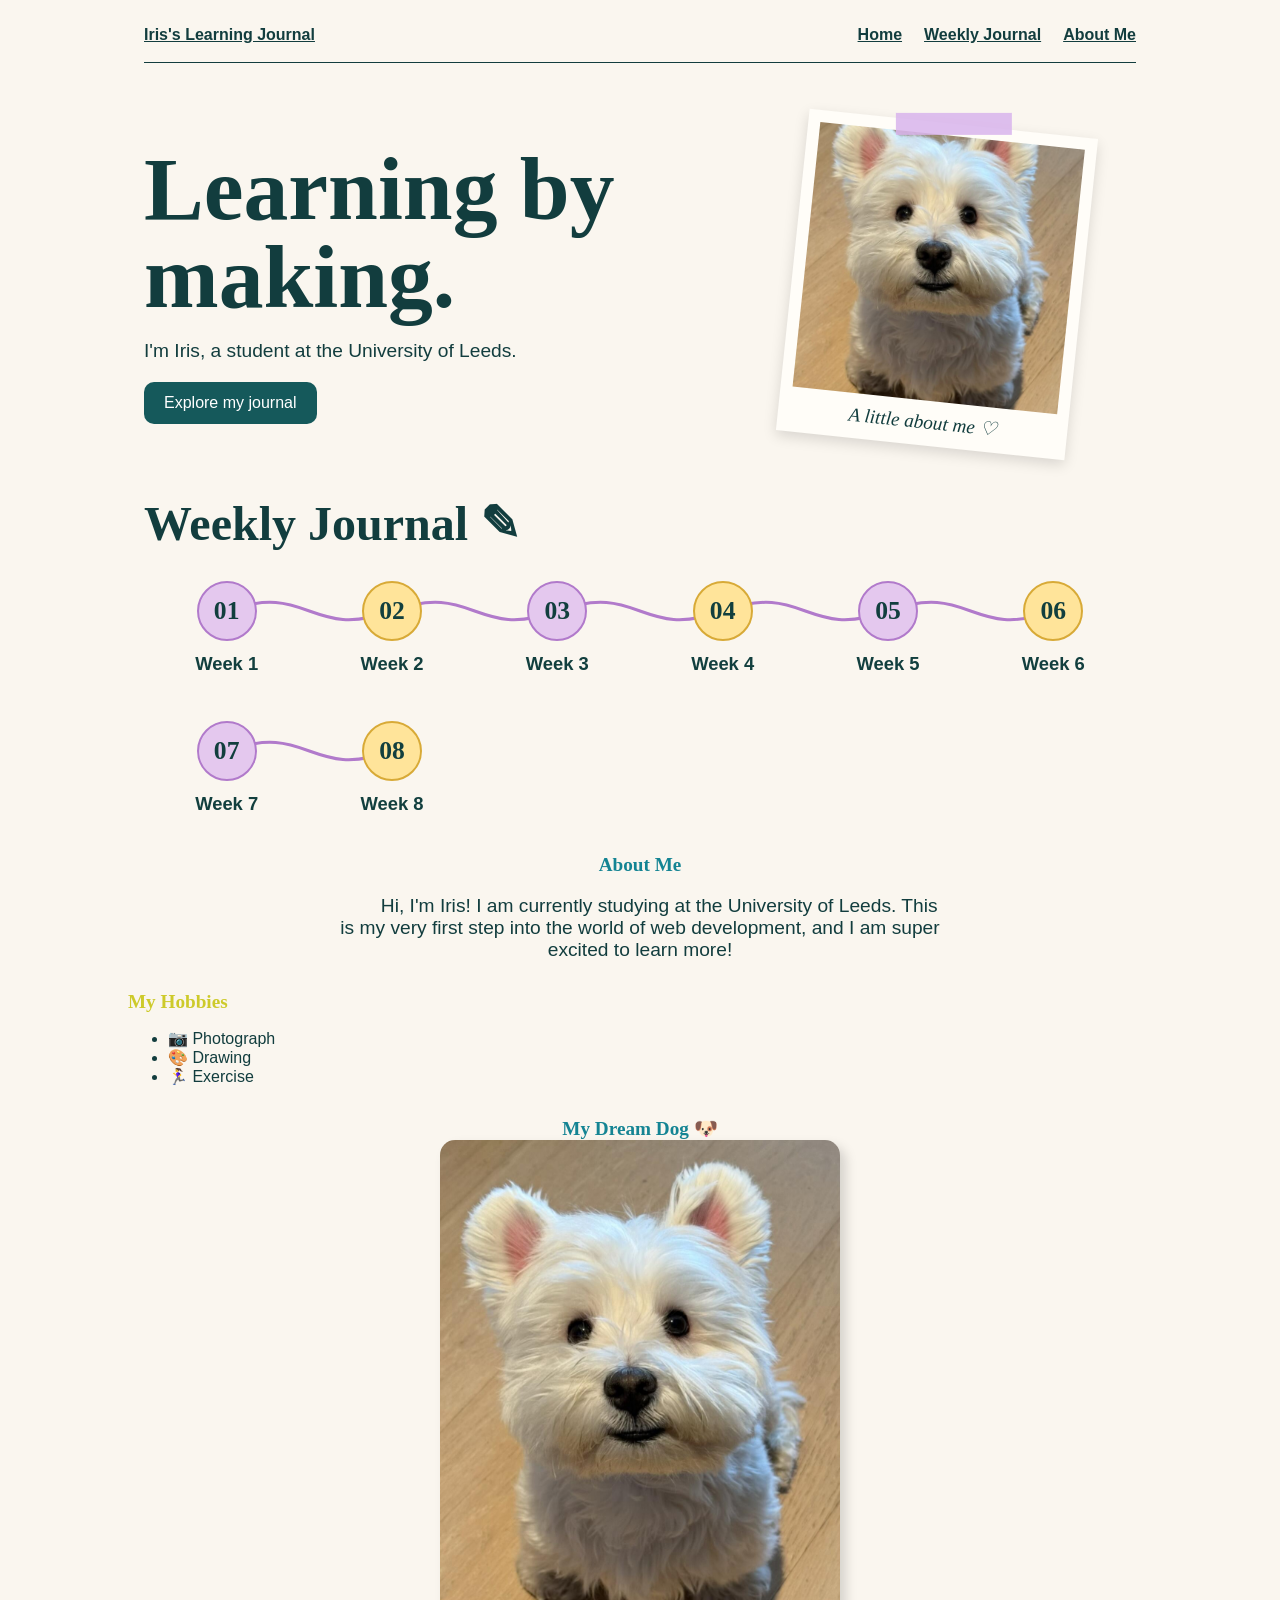
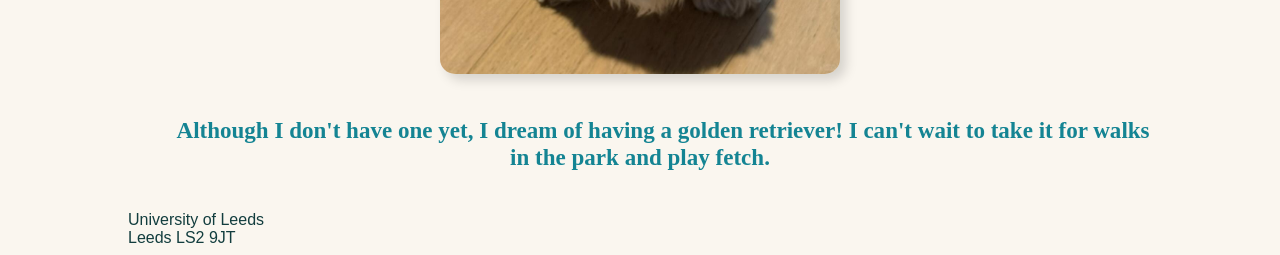
<file: index.html>
<!doctype html>
<html lang="en">
<head>
  <meta charset="utf-8">
  <meta name="viewport" content="width=device-width, initial-scale=1">
  <title>Iris's Learning Journal</title>
  <link rel="stylesheet" href="stylesheet.css">
</head>
<body>
  <header class="site-header" id="home">
    <a class="site-name" href="#home">Iris's Learning Journal</a>
    <nav class="site-nav" aria-label="Main navigation">
      <a href="#home">Home</a>
      <a href="#journal">Weekly Journal</a>
      <a href="#about">About Me</a>
    </nav>
  </header>

  <main>
    <section class="hero" aria-labelledby="hero-title">
      <div>
        <h1 id="hero-title">Learning by<br>making.</h1>
        <p>I'm Iris, a student at the University of Leeds.</p>
        <a class="journal-button" href="#journal">Explore my journal</a>
      </div>

      <a class="polaroid" href="#about">
        <img src="dog.jpg" alt="A small white dog">
        <span>A little about me ♡</span>
      </a>
    </section>

  <section id="journal" class="journal" aria-labelledby="journal-title">
  <h2 id="journal-title">Weekly Journal <span aria-hidden="true">✎</span></h2>

  <div class="roadmap roadmap-seven">
  <svg class="journal-route"
       viewBox="0 0 600 240"
       preserveAspectRatio="none"
       aria-hidden="true">
    
<path d="
  M50 30
  C100 0 100 60 150 30
  C200 0 200 60 250 30
  C300 0 300 60 350 30
  C400 0 400 60 450 30
  C500 0 500 60 550 30
" />


<path d="
  M50 170
  C100 140 100 200 150 170
" />
  </svg>

  <ol class="roadmap-weeks">
    <li>
      <div class="milestone">
        <a class="week-dot lavender" href="week-1.html"
           aria-label="Open Week 1">01</a>
        <span>Week 1</span>
      </div>
    </li>

    <li>
      <div class="milestone">
        <a class="week-dot yellow" href="week-2.html"
           aria-label="Open Week 2">02</a>
        <span>Week 2</span>
      </div>
    </li>

    <li>
      <div class="milestone">
        <a class="week-dot lavender" href="week-3.html"
           aria-label="Open Week 3">03</a>
        <span>Week 3</span>
      </div>
    </li>

    <li>
      <div class="milestone">
        <a class="week-dot yellow" href="week-4.html"
           aria-label="Open Week 4">04</a>
        <span>Week 4</span>
      </div>
    </li>

    <li>
      <div class="milestone">
        <a class="week-dot lavender" href="week-5.html"
           aria-label="Open Week 5">05</a>
        <span>Week 5</span>
      </div>
    </li>

    <li>
      <div class="milestone">
        <a class="week-dot yellow" href="week-6.html"
           aria-label="Open Week 6">06</a>
        <span>Week 6</span>
      </div>
    </li>

    <li>
      <div class="milestone">
        <a class="week-dot lavender" href="week-7.html"
           aria-label="Open Week 7">07</a>
        <span>Week 7</span>
      </div>
    </li>
    <li>
  <div class="milestone">
    <a class="week-dot yellow"
       href="week-8.html"
       aria-label="Open Week 8"
       style="text-decoration: none;">08</a>
    <span>Week 8</span>
  </div>
</li>
  </ol>
</div>

</section>

<div class="about-me" id="about">
  <h2>About Me</h2>
  <p>Hi, I'm Iris! I am currently studying at the University of Leeds. This is my very first step into the world of web development, and I am super excited to learn more!</p>
</div>

<div class="hobbies">
  <h3>My Hobbies</h3>
  <ul>
    <li>📷 Photograph</li>
    <li>🎨 Drawing</li>
    <li>🏃‍♀️ Exercise</li>
  </ul>
</div>
<div class="dream-dog">
  <h3>My Dream Dog 🐶<h3>

  <img src="dog.jpg" alt="A cute dog I love" class="dog-photo">
  <p>
    Although I don't have one yet, I dream of having a golden retriever! 
    I can't wait to take it for walks in the park and play fetch.
  </p>
    
</div>
University of Leeds<br/>
Leeds LS2 9JT
</file>
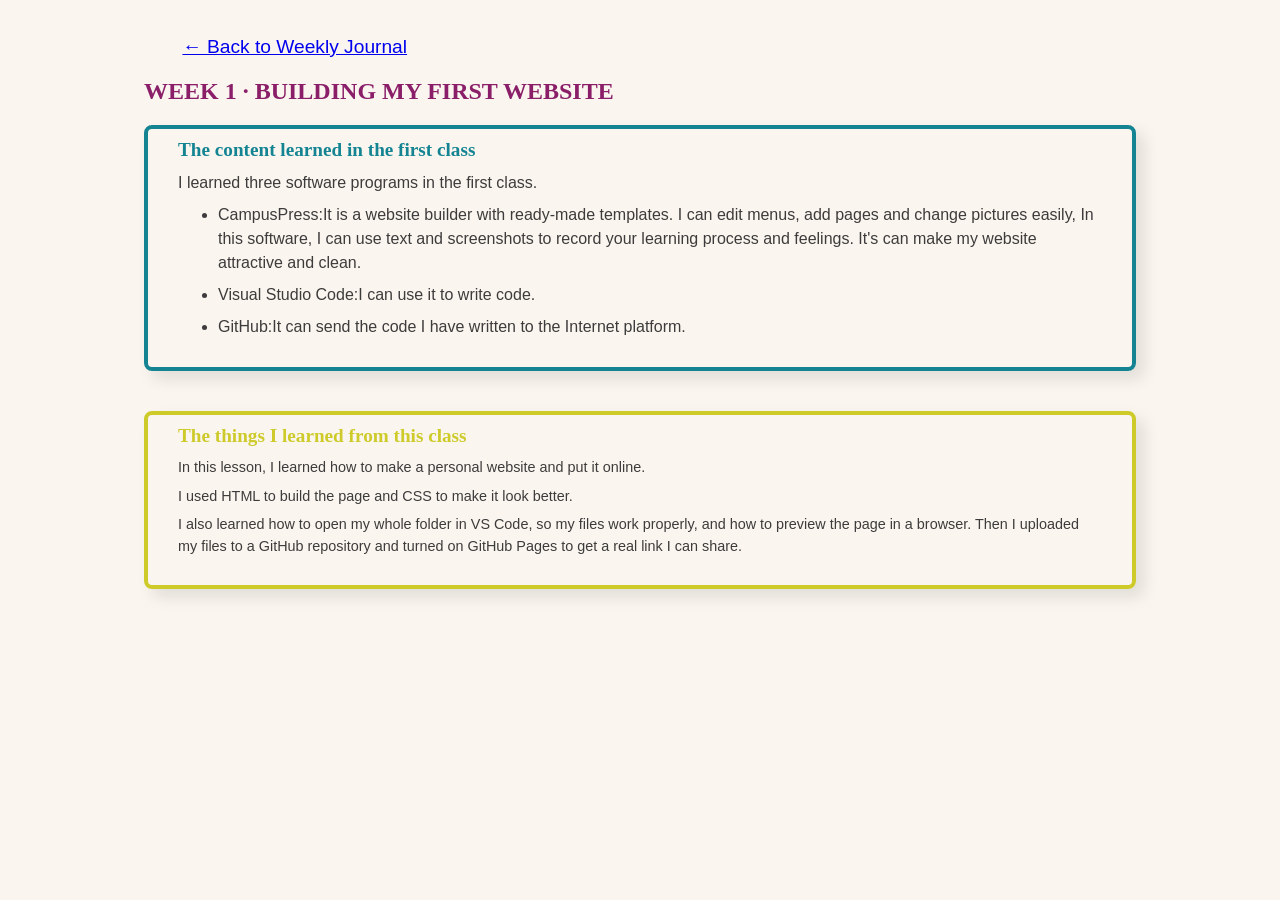
<file: week-1.html>
<!doctype html>
<html lang="en">
<head>
  <meta charset="utf-8">
  <meta name="viewport" content="width=device-width, initial-scale=1">
  <title>Week 1 | Iris's Learning Journal</title>
  <link rel="stylesheet" href="stylesheet.css">
</head>
<body>
  <main class="journal-entry">
    <p><a href="index.html#journal">← Back to Weekly Journal</a></p>

    <article id="week-1">
      <h1>Week 1 · Building My First Website</h1>

      <div class="content-learned">
    <h2>The content learned in the first class</h2>
<p>I learned three software programs in the first class.</p>
<ul>
    <li>CampusPress:It is a website builder with ready-made templates. 
    I can edit menus, add pages and change pictures easily, In this software, I can use text and screenshots to record your learning process and feelings.
    It's can make my website attractive and clean.</li>
    <li>Visual Studio Code:I can use it to write code.</li>
    <li>GitHub:It can send the code I have written to the Internet platform.</li>
</ul>
</div>
<div class="content">
  <h3>The things I learned from this class</h3>
 <p>In this lesson, I learned how to make a personal website and put it online.</p>
      <p>I used HTML to build the page and CSS to make it look better.</p>
      <p>I also learned how to open my whole folder in VS Code, so my files work properly, and how to preview the page in a browser. Then I uploaded my files to a GitHub repository and turned on GitHub Pages to get a real link I can share.</p>
</div>


    </article>
  </main>
</body>
</html>
</file>
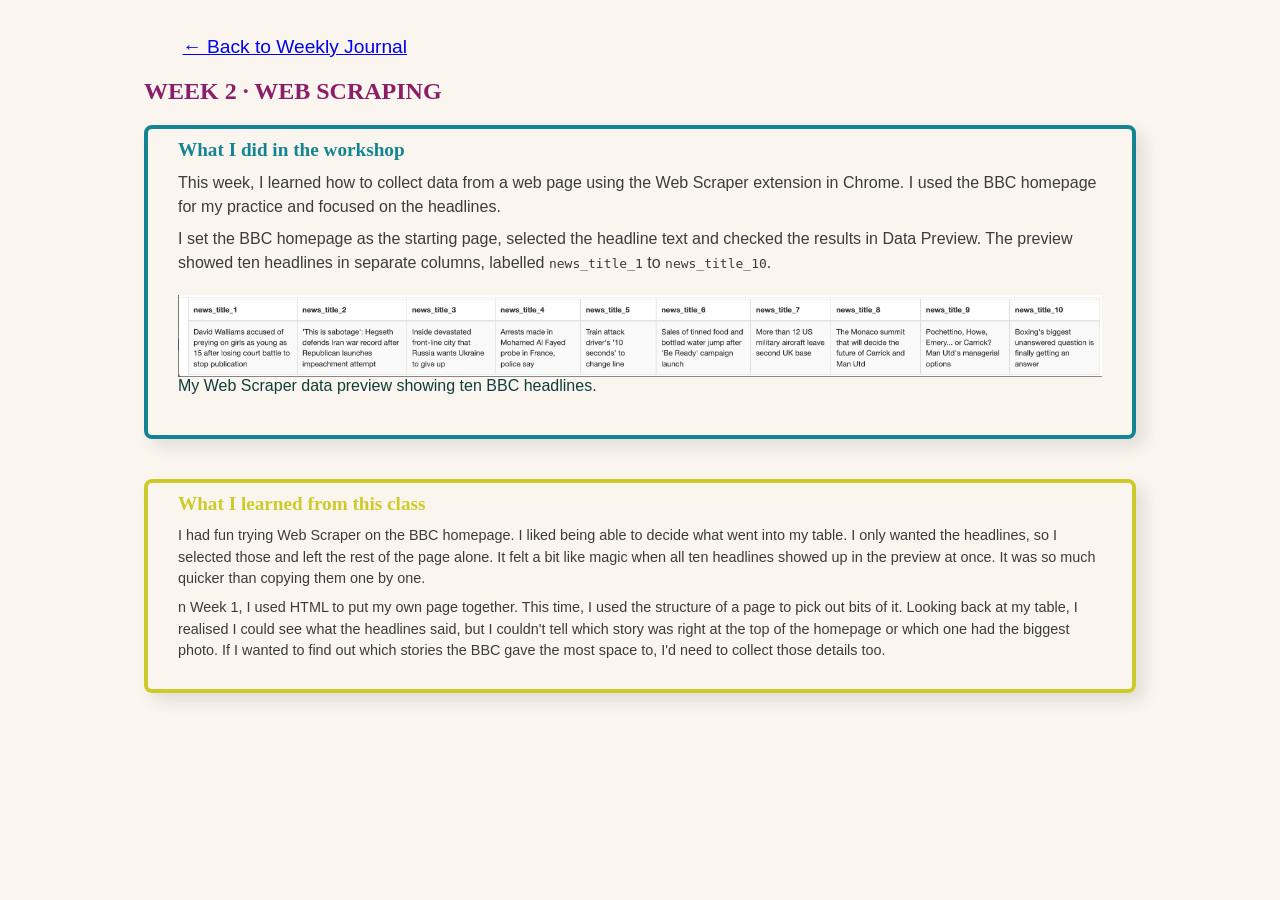
<file: week-2.html>
<!doctype html>
<html lang="en">
<head>
  <meta charset="utf-8">
  <meta name="viewport" content="width=device-width, initial-scale=1">
  <title>Week 2 | Iris’s Learning Journal</title>
  <link rel="stylesheet" href="stylesheet.css">
</head>
<body>
  <main class="journal-entry">
    <p><a href="index.html#journal">← Back to Weekly Journal</a></p>

    <article id="week-2">
      <h1>Week 2 · Web Scraping</h1>

      <div class="content-learned">
        <h2>What I did in the workshop</h2>

        <p>This week, I learned how to collect data from a web page
          using the Web Scraper extension in Chrome. I used the BBC
          homepage for my practice and focused on the headlines.</p>

        <p>I set the BBC homepage as the starting page, selected the
          headline text and checked the results in Data Preview.
          The preview showed ten headlines in separate columns,
          labelled <code>news_title_1</code> to
          <code>news_title_10</code>.</p>

        <figure style="margin: 20px 0;">
  <img src="week-2-results.png"
       alt="Web Scraper preview showing ten BBC headlines"
       style="display: block; width: 100%; height: auto;">
  <figcaption>My Web Scraper data preview showing ten BBC headlines.</figcaption>
</figure>
      </div>

      <div class="content">
        <h3>What I learned from this class</h3>

        <p>I had fun trying Web Scraper on the BBC homepage. I liked being
  able to decide what went into my table. I only wanted the
  headlines, so I selected those and left the rest of the page
  alone. It felt a bit like magic when all ten headlines showed
  up in the preview at once. It was so much quicker than copying
  them one by one.</p>

        <p>n Week 1, I used HTML to put my own page together. This time,
  I used the structure of a page to pick out bits of it. Looking
  back at my table, I realised I could see what the headlines
  said, but I couldn't tell which story was right at the top of
  the homepage or which one had the biggest photo. If I wanted
  to find out which stories the BBC gave the most space to,
  I'd need to collect those details too.</p>
      </div>
    </article>
  </main>
</body>
</html>
</file>
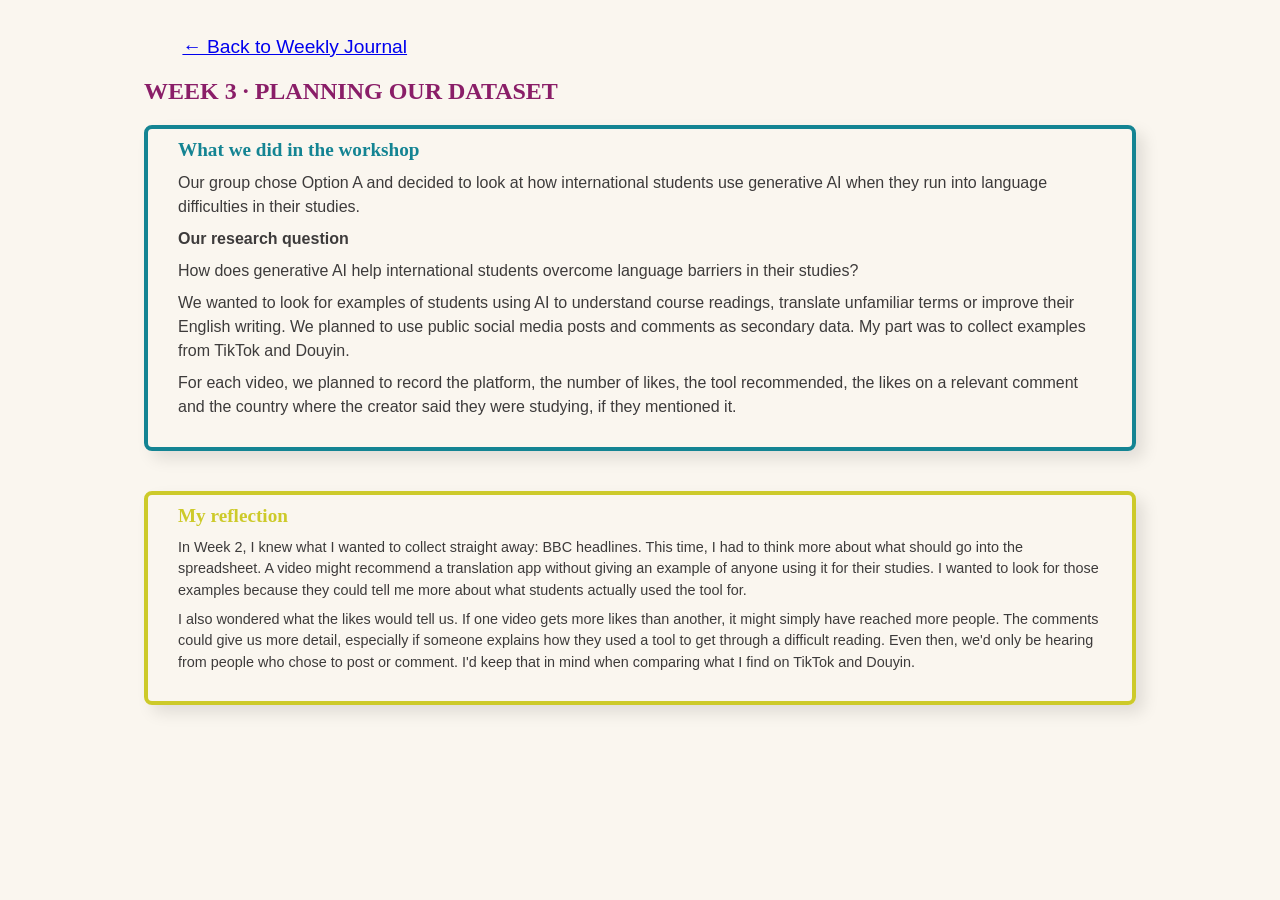
<file: week-3.html>
<!doctype html>
<html lang="en">
<head>
  <meta charset="utf-8">
  <meta name="viewport" content="width=device-width, initial-scale=1">
  <title>Week 3 | Iris’s Learning Journal</title>
  <link rel="stylesheet" href="stylesheet.css">
</head>
<body>
  <main class="journal-entry">
    <p><a href="index.html#journal">← Back to Weekly Journal</a></p>

    <article id="week-3">
      <h1>Week 3 · Planning Our Dataset</h1>

      <div class="content-learned">
        <h2>What we did in the workshop</h2>

        <p>Our group chose Option A and decided to look at how
          international students use generative AI when they run
          into language difficulties in their studies.</p>

        <p><strong>Our research question</strong></p>
        <p>How does generative AI help international students
          overcome language barriers in their studies?</p>

        <p>We wanted to look for examples of students using AI to
          understand course readings, translate unfamiliar terms
          or improve their English writing. We planned to use
          public social media posts and comments as secondary
          data. My part was to collect examples from TikTok
          and Douyin.</p>

        <p>For each video, we planned to record the platform,
          the number of likes, the tool recommended, the likes
          on a relevant comment and the country where the
          creator said they were studying, if they mentioned it.</p>
      </div>

      <div class="content">
        <h3>My reflection</h3>

        <p>In Week 2, I knew what I wanted to collect straight
          away: BBC headlines. This time, I had to think more
          about what should go into the spreadsheet. A video
          might recommend a translation app without giving an
          example of anyone using it for their studies. I wanted
          to look for those examples because they could tell me
          more about what students actually used the tool for.</p>

        <p>I also wondered what the likes would tell us. If one
          video gets more likes than another, it might simply
          have reached more people. The comments could give us
          more detail, especially if someone explains how they
          used a tool to get through a difficult reading. Even
          then, we'd only be hearing from people who chose to
          post or comment. I'd keep that in mind when comparing
          what I find on TikTok and Douyin.</p>
      </div>
    </article>
  </main>
</body>
</html>
</file>
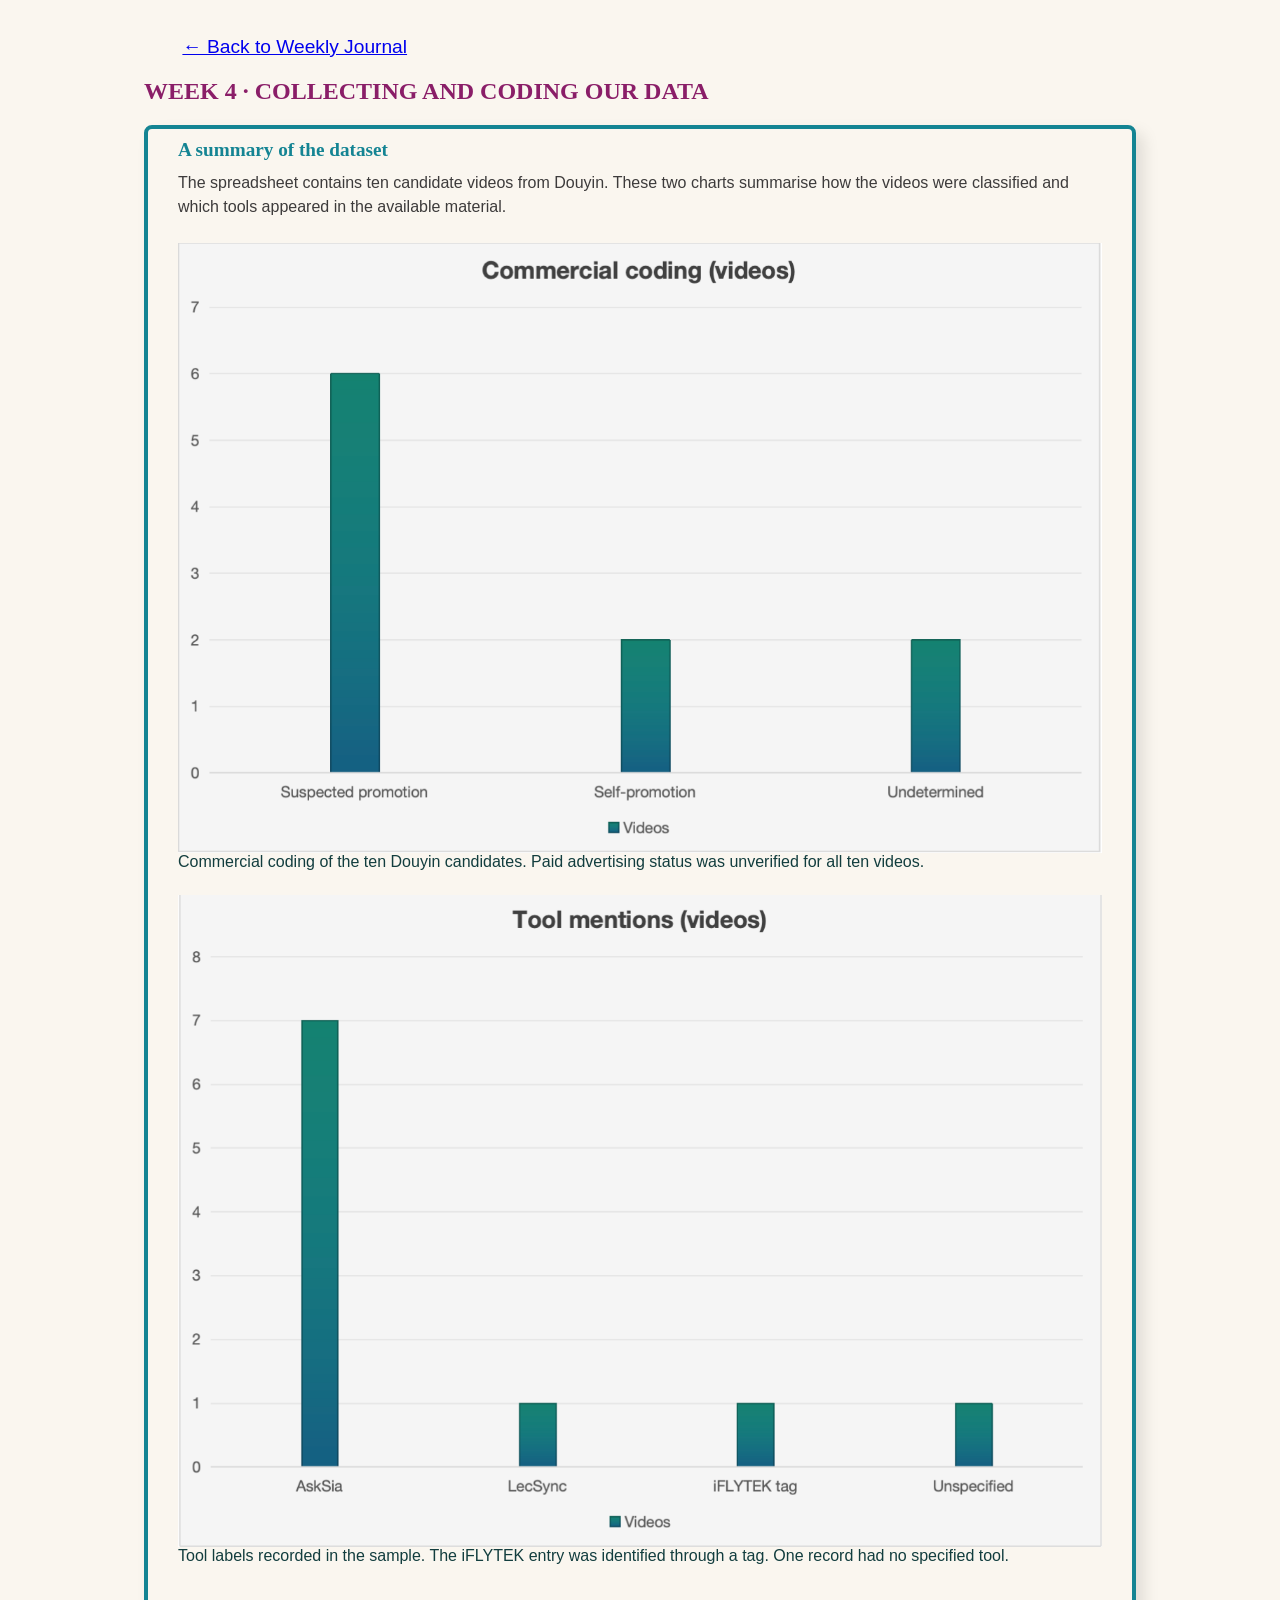
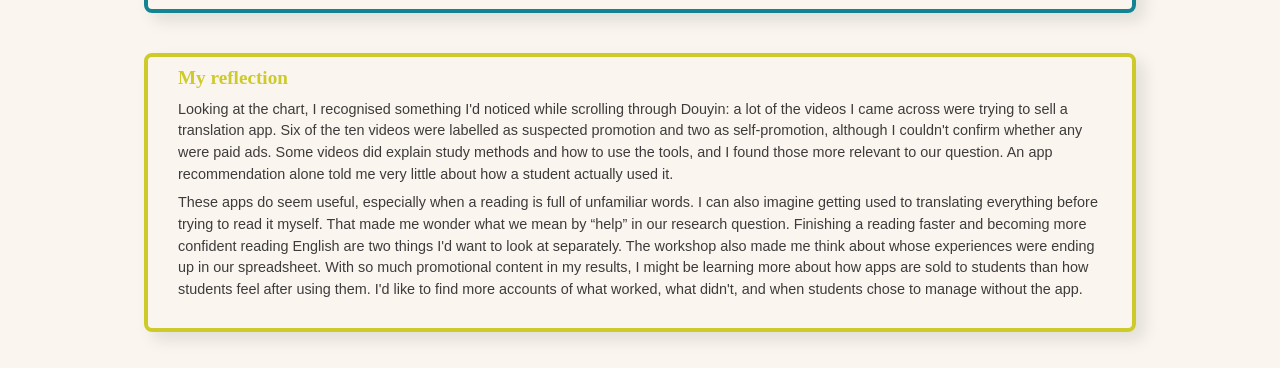
<file: week-4.html>
<!doctype html>
<html lang="en">
<head>
  <meta charset="utf-8">
  <meta name="viewport" content="width=device-width, initial-scale=1">
  <title>Week 4 | Iris’s Learning Journal</title>
  <link rel="stylesheet" href="stylesheet.css">
</head>
<body>
  <main class="journal-entry">
    <p><a href="index.html#journal">← Back to Weekly Journal</a></p>

    <article id="week-4">
      <h1>Week 4 · Collecting and Coding Our Data</h1>

      <div class="content-learned">
       <h2>A summary of the dataset</h2>

<p>The spreadsheet contains ten candidate videos from Douyin.
  These two charts summarise how the videos were classified
  and which tools appeared in the available material.</p>

<figure style="margin: 24px 0;">
  <img src="week-4-commercial.png"
       alt="Commercial coding of ten videos: six suspected promotion,
            two self-promotion and two undetermined"
       style="display: block; width: 100%; height: auto;">
  <figcaption>
    Commercial coding of the ten Douyin candidates.
    Paid advertising status was unverified for all ten videos.
  </figcaption>
</figure>

<figure style="margin: 24px 0;">
  <img src="week-4-tools.png"
       alt="Tool coding of ten videos: seven AskSia, one LecSync,
            one iFLYTEK tag and one unspecified"
       style="display: block; width: 100%; height: auto;">
  <figcaption>
    Tool labels recorded in the sample. The iFLYTEK entry was
    identified through a tag. One record had no specified tool.
  </figcaption>
</figure>

</div>
      <div class="content">
        <h3>My reflection</h3>

        <p>Looking at the chart, I recognised something I'd noticed while
  scrolling through Douyin: a lot of the videos I came across were
  trying to sell a translation app. Six of the ten videos were
  labelled as suspected promotion and two as self-promotion, although
  I couldn't confirm whether any were paid ads. Some videos did
  explain study methods and how to use the tools, and I found those
  more relevant to our question. An app recommendation alone told
  me very little about how a student actually used it.</p>

<p>These apps do seem useful, especially when a reading is full of
  unfamiliar words. I can also imagine getting used to translating
  everything before trying to read it myself. That made me wonder
  what we mean by “help” in our research question. Finishing a reading
  faster and becoming more confident reading English are two things
  I'd want to look at separately. The workshop also made me think
  about whose experiences were ending up in our spreadsheet. With
  so much promotional content in my results, I might be learning
  more about how apps are sold to students than how students feel
  after using them. I'd like to find more accounts of what worked,
  what didn't, and when students chose to manage without the app.</p>
      </div>
    </article>
  </main>
</body>
</html>
</file>
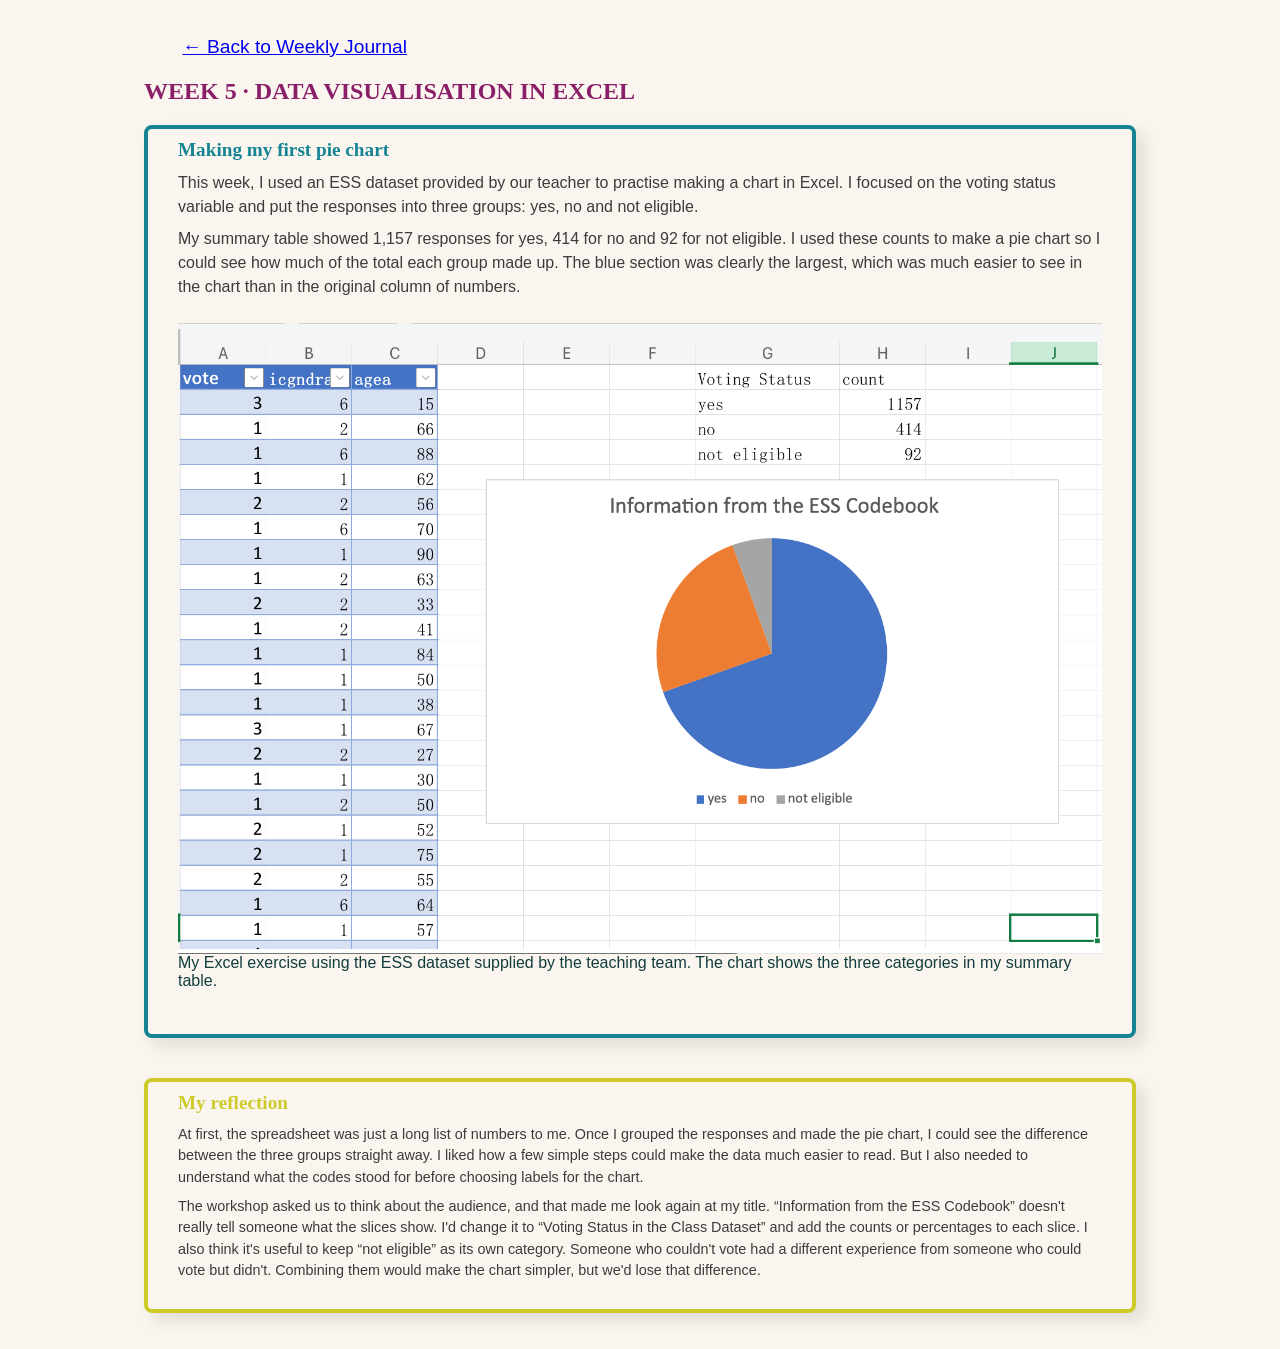
<file: week-5.html>
<!doctype html>
<html lang="en">
<head>
  <meta charset="utf-8">
  <meta name="viewport" content="width=device-width, initial-scale=1">
  <title>Week 5 | Iris’s Learning Journal</title>
  <link rel="stylesheet" href="stylesheet.css">
</head>
<body>
  <main class="journal-entry">
    <p><a href="index.html#journal">← Back to Weekly Journal</a></p>

    <article id="week-5">
      <h1>Week 5 · Data Visualisation in Excel</h1>

      <div class="content-learned">
        <h2>Making my first pie chart</h2>

        <p>This week, I used an ESS dataset provided by our teacher
          to practise making a chart in Excel. I focused on the
          voting status variable and put the responses into three
          groups: yes, no and not eligible.</p>

        <p>My summary table showed 1,157 responses for yes, 414 for
          no and 92 for not eligible. I used these counts to make
          a pie chart so I could see how much of the total each
          group made up. The blue section was clearly the largest,
          which was much easier to see in the chart than in the
          original column of numbers.</p>

        <figure style="margin: 24px 0;">
          <img src="week-5-voting.png"
               alt="Excel pie chart showing 1,157 yes responses,
                    414 no responses and 92 not eligible responses"
               style="display: block; width: 100%; height: auto;">
          <figcaption>
            My Excel exercise using the ESS dataset supplied
            by the teaching team. The chart shows the three
            categories in my summary table.
          </figcaption>
        </figure>
      </div>

      <div class="content">
        <h3>My reflection</h3>

        <p>At first, the spreadsheet was just a long list of numbers
          to me. Once I grouped the responses and made the pie chart,
          I could see the difference between the three groups straight
          away. I liked how a few simple steps could make the data
          much easier to read. But I also needed to understand what
          the codes stood for before choosing labels for the chart.</p>

        <p>The workshop asked us to think about the audience, and that
          made me look again at my title. “Information from the ESS
          Codebook” doesn't really tell someone what the slices show.
          I'd change it to “Voting Status in the Class Dataset” and
          add the counts or percentages to each slice. I also think
          it's useful to keep “not eligible” as its own category.
          Someone who couldn't vote had a different experience from
          someone who could vote but didn't. Combining them would
          make the chart simpler, but we'd lose that difference.</p>
      </div>
    </article>
  </main>
</body>
</html>
</file>
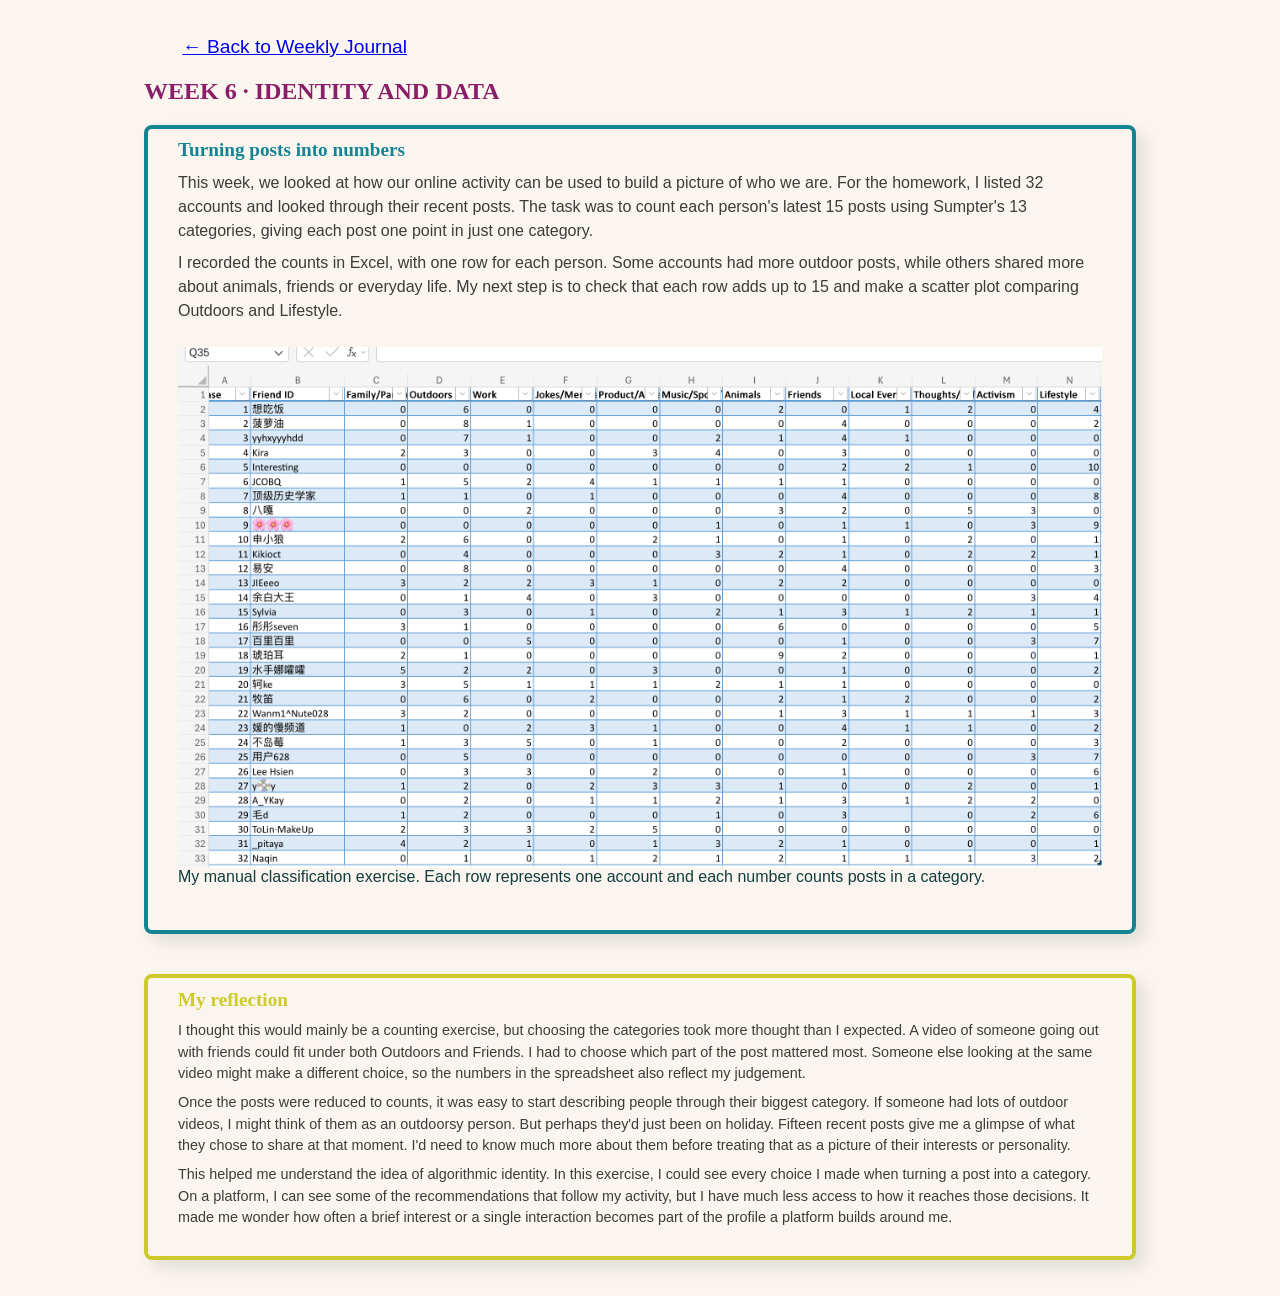
<file: week-6.html>
<!doctype html>
<html lang="en">
<head>
  <meta charset="utf-8">
  <meta name="viewport" content="width=device-width, initial-scale=1">
  <title>Week 6 | Iris's Learning Journal</title>
  <link rel="stylesheet" href="stylesheet.css">
</head>
<body>
  <main class="journal-entry">
    <p><a href="index.html#journal">← Back to Weekly Journal</a></p>

    <article id="week-6">
      <h1>Week 6 · Identity and Data</h1>

      <div class="content-learned">
        <h2>Turning posts into numbers</h2>

        <p>This week, we looked at how our online activity can be used
          to build a picture of who we are. For the homework, I listed
          32 accounts and looked through their recent posts. The task
          was to count each person's latest 15 posts using Sumpter's
          13 categories, giving each post one point in just one category.</p>

        <p>I recorded the counts in Excel, with one row for each person.
          Some accounts had more outdoor posts, while others shared
          more about animals, friends or everyday life. My next step
          is to check that each row adds up to 15 and make a scatter
          plot comparing Outdoors and Lifestyle.</p>

        <figure style="margin: 24px 0;">
          <img src="week-6-data.png"
               alt="My spreadsheet recording categories of posts
                    from 32 social media accounts"
               style="display: block; width: 100%; height: auto;">
          <figcaption>
            My manual classification exercise. Each row represents
            one account and each number counts posts in a category.
          </figcaption>
        </figure>
      </div>

      <div class="content">
        <h3>My reflection</h3>

        <p>I thought this would mainly be a counting exercise, but
          choosing the categories took more thought than I expected.
          A video of someone going out with friends could fit under
          both Outdoors and Friends. I had to choose which part of
          the post mattered most. Someone else looking at the same
          video might make a different choice, so the numbers in
          the spreadsheet also reflect my judgement.</p>

        <p>Once the posts were reduced to counts, it was easy to start
          describing people through their biggest category. If someone
          had lots of outdoor videos, I might think of them as an
          outdoorsy person. But perhaps they'd just been on holiday.
          Fifteen recent posts give me a glimpse of what they chose
          to share at that moment. I'd need to know much more about
          them before treating that as a picture of their interests
          or personality.</p>

        <p>This helped me understand the idea of algorithmic identity.
          In this exercise, I could see every choice I made when
          turning a post into a category. On a platform, I can see
          some of the recommendations that follow my activity, but
          I have much less access to how it reaches those decisions.
          It made me wonder how often a brief interest or a single
          interaction becomes part of the profile a platform builds
          around me.</p>
      </div>
    </article>
  </main>
</body>
</html>
</file>
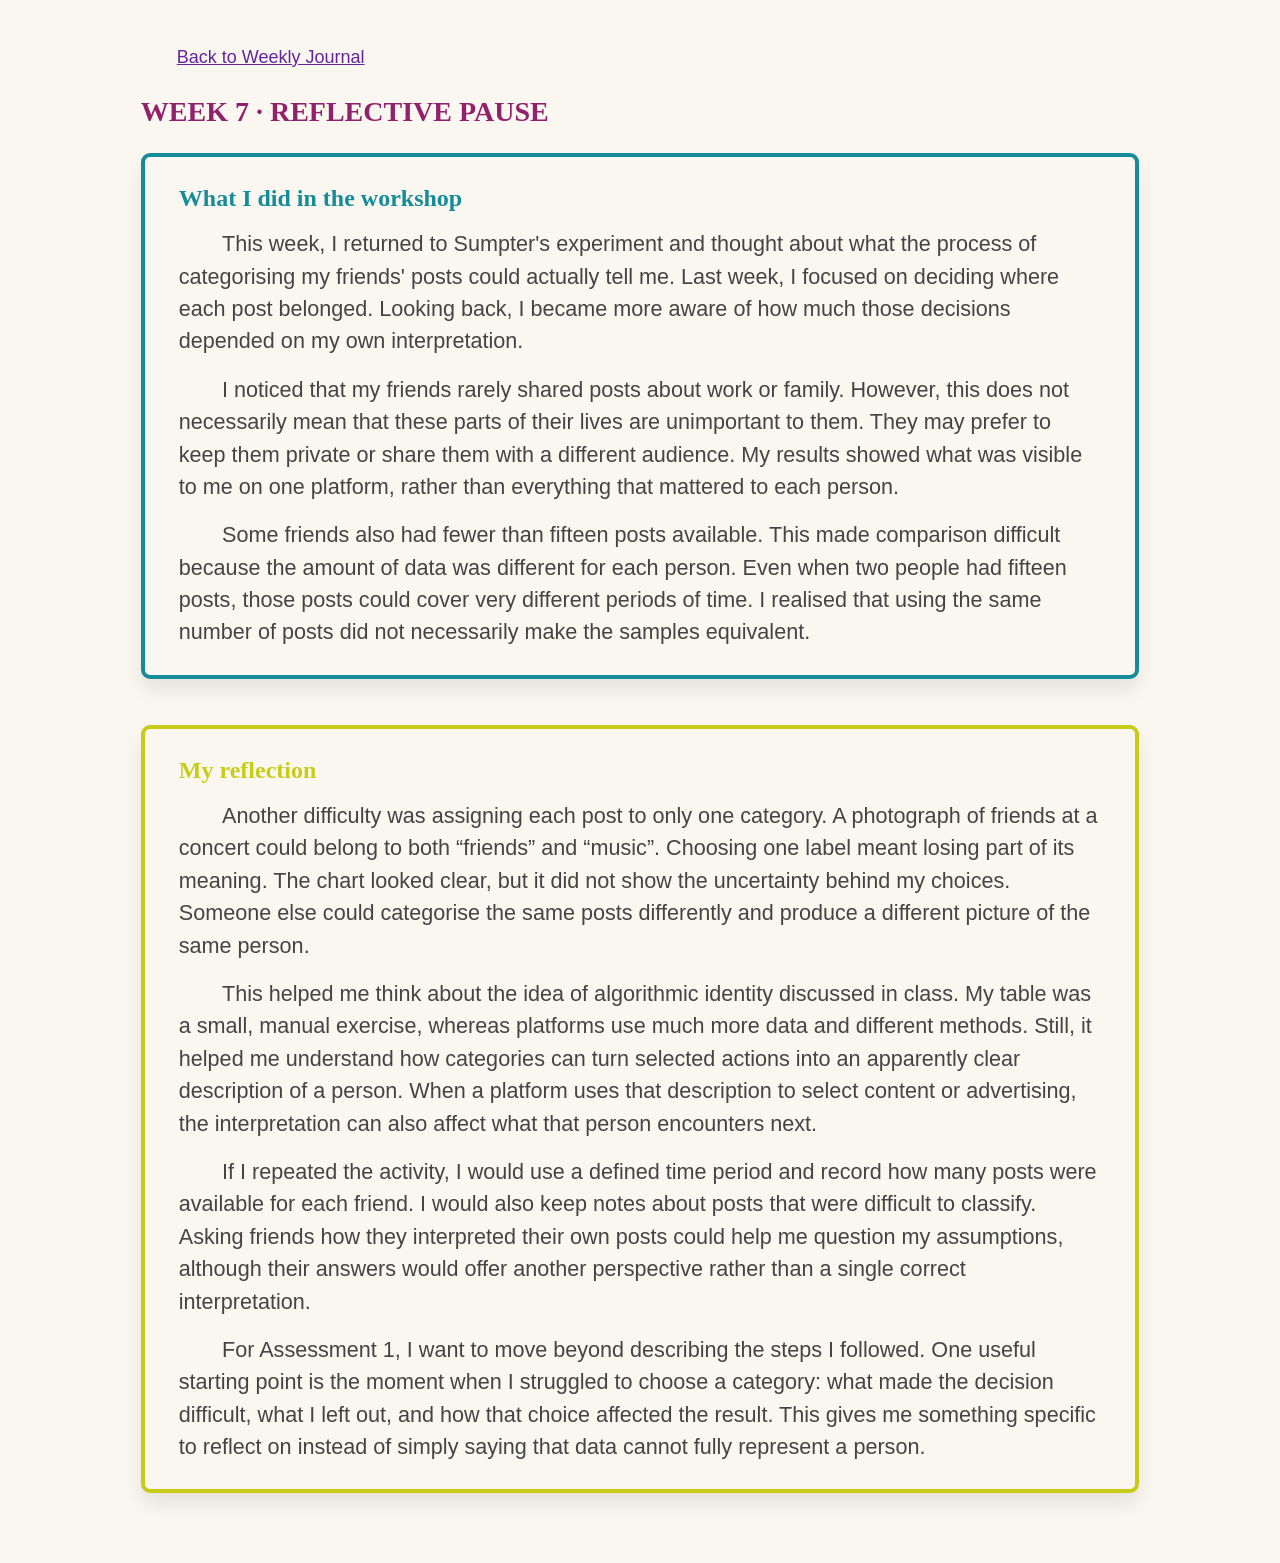
<file: week-7.html>
<!doctype html>
<html lang="en">
<head>
  <meta charset="utf-8">
  <meta name="viewport"
        content="width=device-width, initial-scale=1">

  <title>Week 7 | Iris's Learning Journal</title>
  <link rel="stylesheet" href="stylesheet.css">

  <style>
    body {
      margin: 0;
      background: #faf7f0;
      color: #444;
    }

    .week-seven {
      width: 78%;
      max-width: 1200px;
      margin: 44px auto 70px;
      font-family: Arial, sans-serif;
      font-size: 18px;
      line-height: 1.5;
    }

    .week-seven .back-link {
      display: inline-block;
      margin: 0 0 20px 36px;
      color: #65249b;
      text-decoration: underline;
    }

    .week-seven h1 {
      margin: 0 0 20px;
      color: #92216b;
      font-family: Georgia, serif;
      font-size: 28px;
      font-weight: 700;
    }

    .week-seven .reflection-box {
      margin-bottom: 46px;
      padding: 26px 34px;
      border: 4px solid;
      border-radius: 9px;
      box-shadow: 0 12px 18px rgba(0, 0, 0, 0.08);
    }

    .week-seven .workshop-box {
      border-color: #168b99;
    }

    .week-seven .personal-box {
      border-color: #c8cc19;
    }

    .week-seven .reflection-box h2 {
      margin: 0 0 14px;
      font-family: Georgia, serif;
      font-size: 24px;
      line-height: 1.3;
    }

    .week-seven .workshop-box h2 {
      color: #168b99;
    }

    .week-seven .personal-box h2 {
      color: #c8cc19;
    }

    .week-seven .reflection-box p {
      margin: 0 0 16px;
    }

    .week-seven .reflection-box p:last-child {
      margin-bottom: 0;
    }

    @media (max-width: 650px) {
      .week-seven {
        width: 90%;
        margin-top: 28px;
        font-size: 16px;
      }

      .week-seven .back-link {
        margin-left: 0;
      }

      .week-seven h1 {
        font-size: 25px;
      }

      .week-seven .reflection-box {
        padding: 20px;
        margin-bottom: 28px;
      }

      .week-seven .reflection-box h2 {
        font-size: 22px;
      }
    }
  </style>
</head>

<body>
  <main class="week-seven">
    <a class="back-link" href="index.html#journal">
      Back to Weekly Journal
    </a>

    <article id="week-7">
      <h1>Week 7 · Reflective Pause</h1>

      <section class="reflection-box workshop-box"
               aria-labelledby="workshop-heading">
        <h2 id="workshop-heading">What I did in the workshop</h2>

        <p>
          This week, I returned to Sumpter's experiment and thought
          about what the process of categorising my friends' posts
          could actually tell me. Last week, I focused on deciding
          where each post belonged. Looking back, I became more
          aware of how much those decisions depended on my own
          interpretation.
        </p>

        <p>
          I noticed that my friends rarely shared posts about work
          or family. However, this does not necessarily mean that
          these parts of their lives are unimportant to them.
          They may prefer to keep them private or share them with
          a different audience. My results showed what was visible
          to me on one platform, rather than everything that
          mattered to each person.
        </p>

        <p>
          Some friends also had fewer than fifteen posts available.
          This made comparison difficult because the amount of
          data was different for each person. Even when two people
          had fifteen posts, those posts could cover very different
          periods of time. I realised that using the same number
          of posts did not necessarily make the samples equivalent.
        </p>
      </section>

      <section class="reflection-box personal-box"
               aria-labelledby="reflection-heading">
        <h2 id="reflection-heading">My reflection</h2>

        <p>
          Another difficulty was assigning each post to only one
          category. A photograph of friends at a concert could
          belong to both “friends” and “music”. Choosing one label
          meant losing part of its meaning. The chart looked clear,
          but it did not show the uncertainty behind my choices.
          Someone else could categorise the same posts differently
          and produce a different picture of the same person.
        </p>

        <p>
          This helped me think about the idea of algorithmic
          identity discussed in class. My table was a small,
          manual exercise, whereas platforms use much more data
          and different methods. Still, it helped me understand
          how categories can turn selected actions into an
          apparently clear description of a person. When a
          platform uses that description to select content or
          advertising, the interpretation can also affect what
          that person encounters next.
        </p>

        <p>
          If I repeated the activity, I would use a defined time
          period and record how many posts were available for
          each friend. I would also keep notes about posts that
          were difficult to classify. Asking friends how they
          interpreted their own posts could help me question my
          assumptions, although their answers would offer another
          perspective rather than a single correct interpretation.
        </p>

        <p>
          For Assessment 1, I want to move beyond describing the
          steps I followed. One useful starting point is the moment
          when I struggled to choose a category: what made the
          decision difficult, what I left out, and how that choice
          affected the result. This gives me something specific
          to reflect on instead of simply saying that data cannot
          fully represent a person.
        </p>
      </section>
    </article>
  </main>
</body>
</html>
</file>
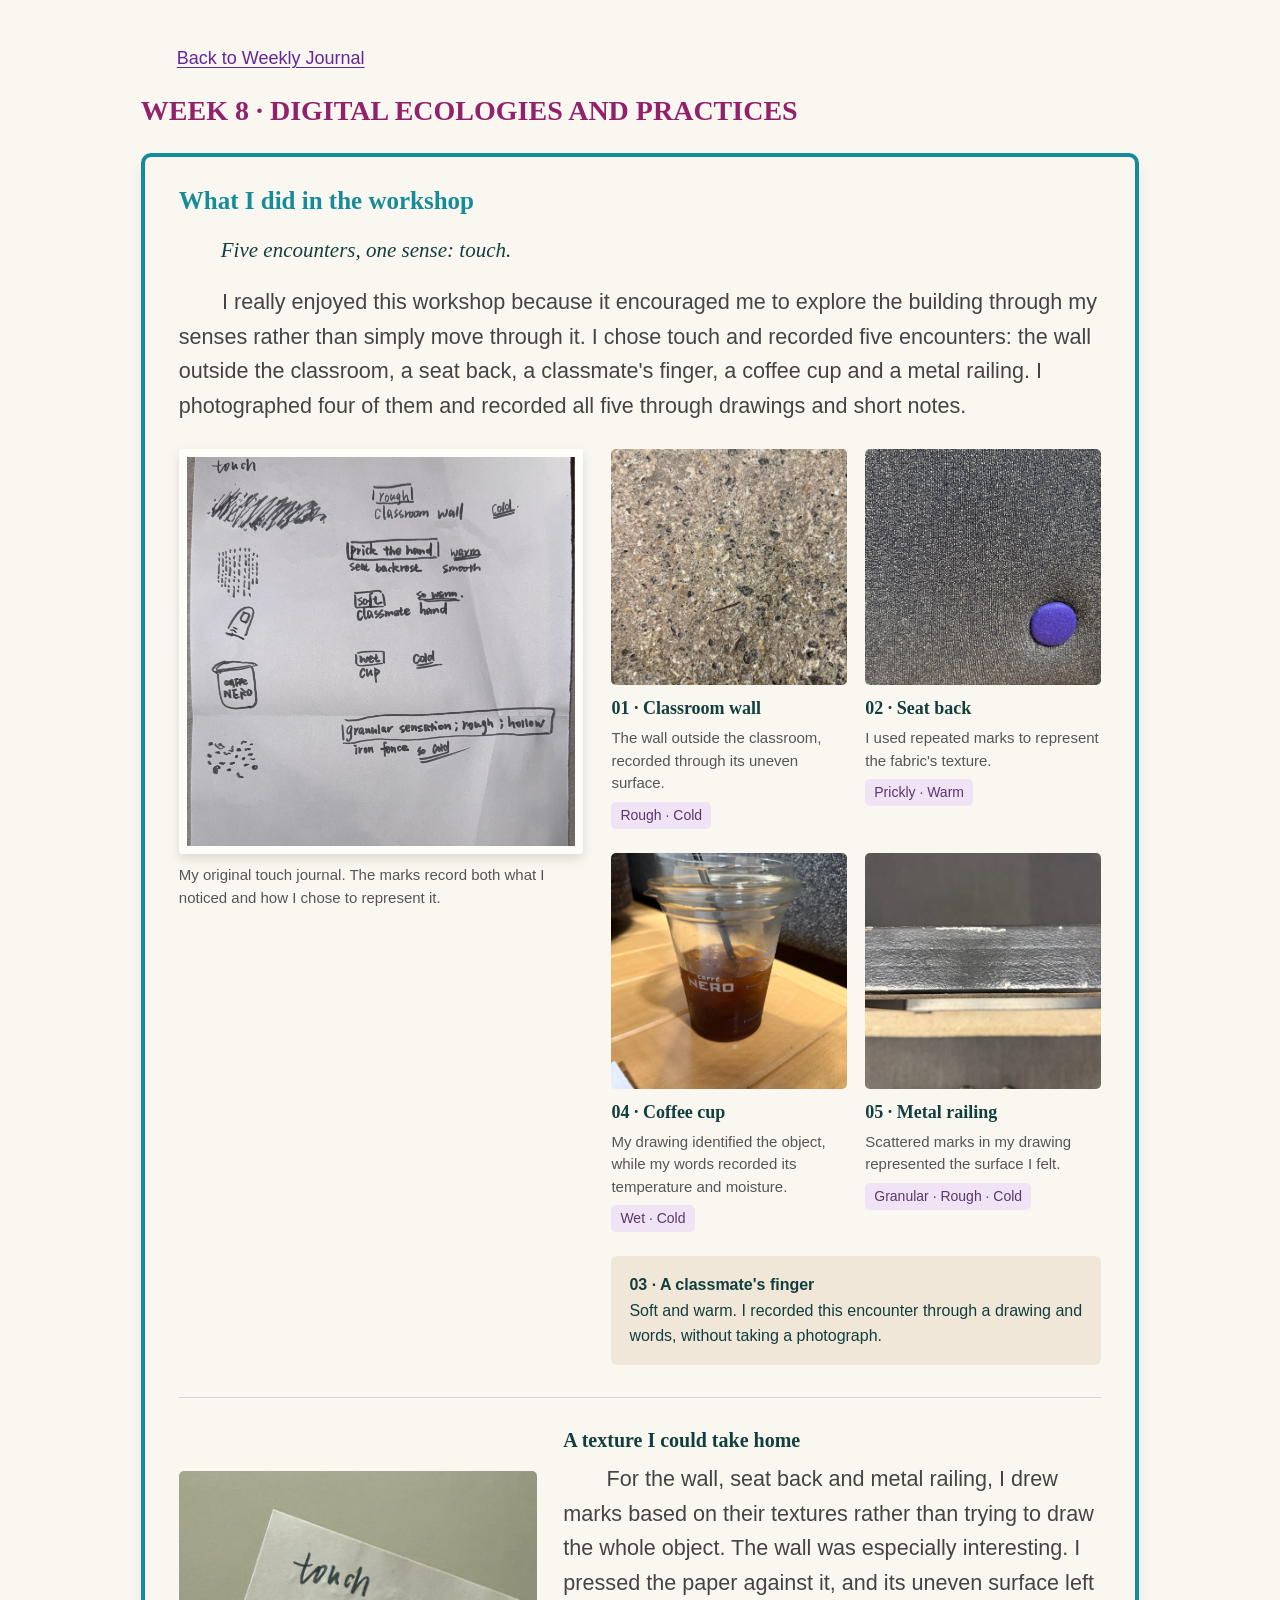
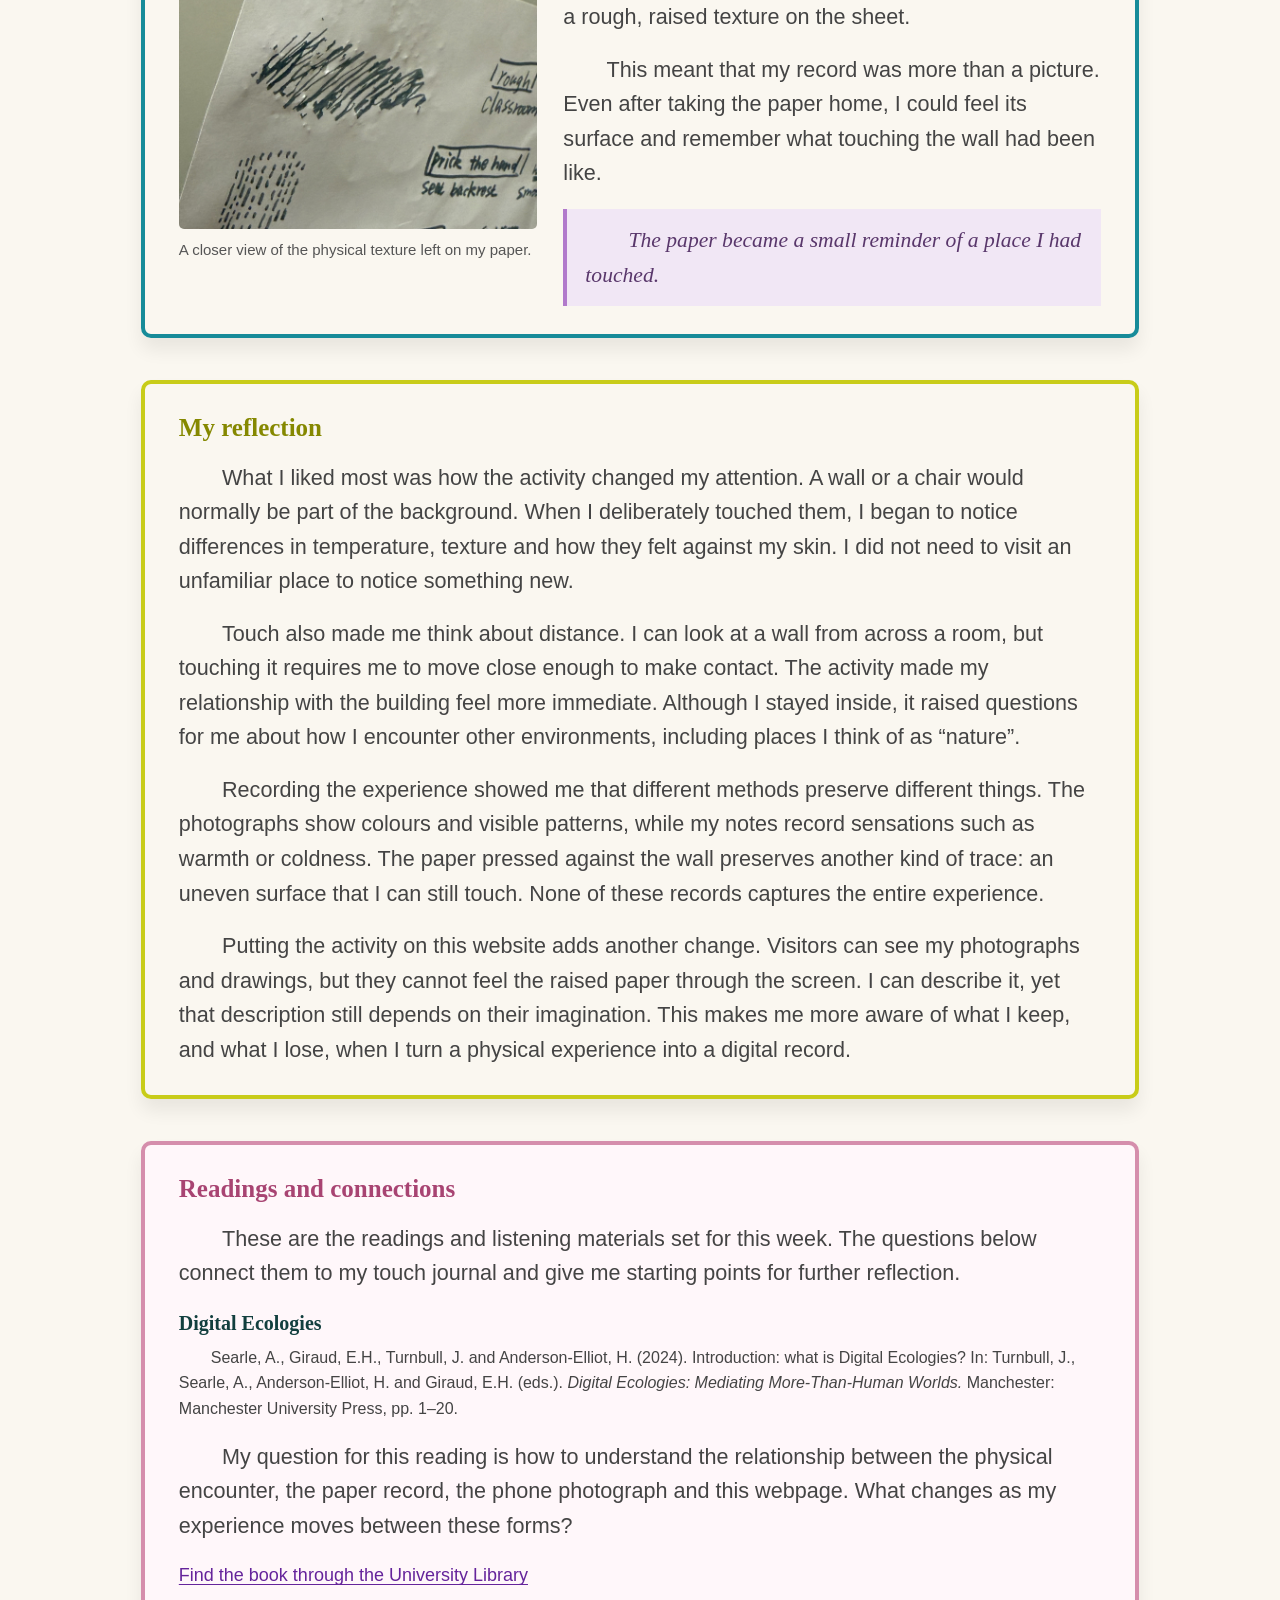
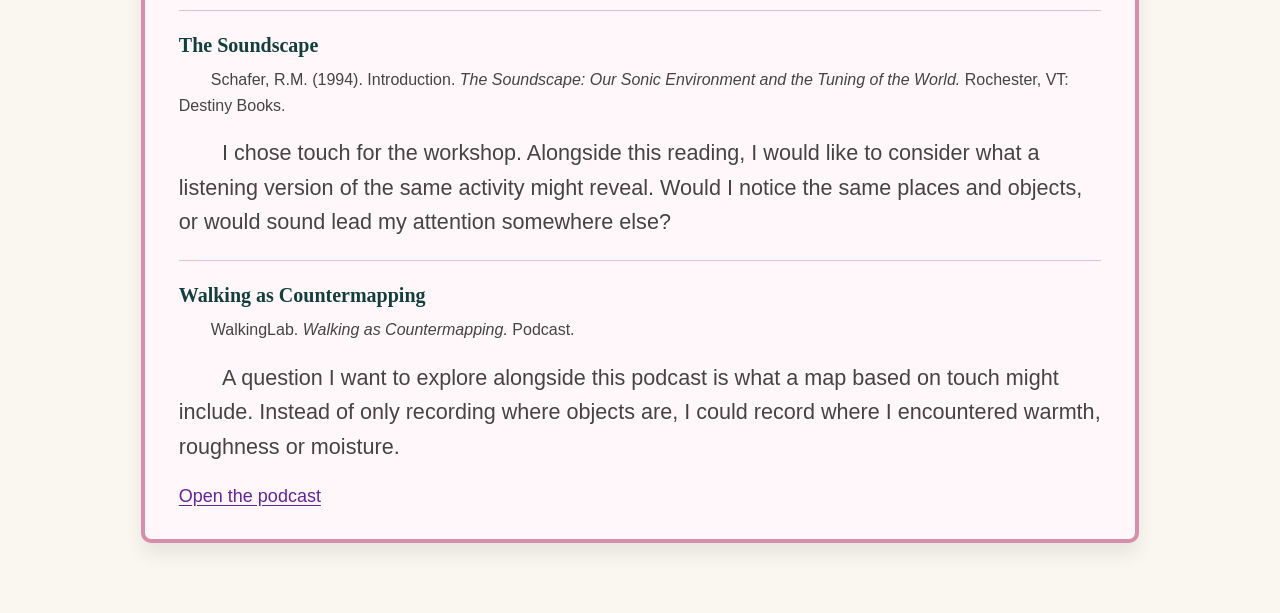
<file: week-8.html>
<!doctype html>
<html lang="en">
<head>
  <meta charset="utf-8">
  <meta name="viewport"
        content="width=device-width, initial-scale=1">

  <title>Week 8 | Iris's Learning Journal</title>
  <link rel="stylesheet" href="stylesheet.css">

  <style>
    body {
      margin: 0;
      background: #faf7f0;
      color: #444;
    }

    .week-eight,
    .week-eight * {
      box-sizing: border-box;
    }

    .week-eight {
      width: 78%;
      max-width: 1200px;
      margin: 44px auto 70px;
      font-family: Arial, sans-serif;
      font-size: 18px;
      line-height: 1.6;
    }

    .week-eight .back-link {
      display: inline-block;
      margin: 0 0 20px 36px;
      color: #65249b;
      text-decoration: underline;
    }

    .week-eight h1 {
      margin: 0 0 24px;
      color: #92216b;
      font-family: Georgia, serif;
      font-size: 28px;
      line-height: 1.3;
    }

    .week-eight .journal-box {
      margin-bottom: 42px;
      padding: 28px 34px;
      border: 4px solid;
      border-radius: 10px;
      box-shadow: 0 12px 18px rgba(0, 0, 0, 0.07);
    }

    .week-eight .workshop-box {
      border-color: #168b99;
    }

    .week-eight .reflection-box {
      border-color: #c8cc19;
    }

    .week-eight .reading-box {
      border-color: #d58eac;
      background: #fff7fa;
    }

    .week-eight h2 {
      margin: 0 0 16px;
      font-family: Georgia, serif;
      font-size: 25px;
      line-height: 1.3;
    }

    .week-eight .workshop-box h2 {
      color: #168b99;
    }

    .week-eight .reflection-box h2 {
      color: #858800;
    }

    .week-eight .reading-box h2 {
      color: #a84472;
    }

    .week-eight h3 {
      margin: 0 0 8px;
      color: #123f3e;
      font-family: Georgia, serif;
      font-size: 20px;
      line-height: 1.4;
    }

    .week-eight p {
      margin: 0 0 18px;
    }

    .week-eight p:last-child {
      margin-bottom: 0;
    }

    .week-eight .intro-line {
      color: #123f3e;
      font-family: Georgia, serif;
      font-style: italic;
      font-size: 21px;
    }

    /* Handwritten record and photographs */
    .week-eight .fieldwork-layout {
      display: grid;
      grid-template-columns: minmax(0, 0.95fr) minmax(0, 1.15fr);
      gap: 28px;
      align-items: start;
      margin-top: 26px;
    }

    .week-eight figure {
      margin: 0;
    }

    .week-eight img {
      display: block;
      max-width: 100%;
      height: auto;
    }

    .week-eight .notes-photo {
      width: 100%;
      border: 8px solid #fffdf8;
      border-radius: 4px;
      box-shadow: 0 5px 12px rgba(0, 0, 0, 0.12);
    }

    .week-eight figcaption {
      margin-top: 10px;
      color: #555;
      font-size: 15px;
      line-height: 1.5;
    }

    .week-eight .photo-grid {
      display: grid;
      grid-template-columns: repeat(2, minmax(0, 1fr));
      gap: 24px 18px;
    }

    .week-eight .object-photo {
      width: 100%;
      aspect-ratio: 1 / 1;
      object-fit: cover;
      border-radius: 5px;
    }

    .week-eight .object-label {
      display: block;
      margin-bottom: 5px;
      color: #123f3e;
      font-family: Georgia, serif;
      font-size: 18px;
      font-weight: 700;
    }

    .week-eight .touch-note {
      display: inline-block;
      margin-top: 7px;
      padding: 3px 9px;
      background: #efe3f5;
      border-radius: 5px;
      color: #59376b;
      font-size: 14px;
    }

    .week-eight .hand-note {
      margin-top: 24px;
      padding: 16px 18px;
      background: #f0e7d9;
      border-radius: 6px;
      color: #123f3e;
      font-size: 16px;
    }

    /* The physical trace left on paper */
    .week-eight .texture-detail {
      display: grid;
      grid-template-columns: minmax(0, 0.8fr) minmax(0, 1.2fr);
      gap: 26px;
      align-items: center;
      margin-top: 32px;
      padding-top: 28px;
      border-top: 1px solid #c6d9d6;
    }

    .week-eight .paper-photo {
      width: 100%;
      border-radius: 5px;
    }

    .week-eight .memory-note {
      margin-top: 18px;
      padding: 14px 18px;
      border-left: 4px solid #b17acb;
      background: #f1e7f5;
      color: #59376b;
      font-family: Georgia, serif;
      font-style: italic;
    }

    /* Reading list */
    .week-eight .reading-entry {
      padding: 20px 0;
      border-top: 1px solid #e8bfd1;
    }

    .week-eight .reading-entry:first-of-type {
      padding-top: 0;
      border-top: 0;
    }

    .week-eight .reading-entry:last-child {
      padding-bottom: 0;
    }

    .week-eight .reference {
      font-size: 16px;
      overflow-wrap: anywhere;
    }

    .week-eight a {
      color: #65249b;
      text-underline-offset: 3px;
    }

    .week-eight a:focus-visible {
      outline: 3px solid #168b99;
      outline-offset: 4px;
    }

    @media (max-width: 900px) {
      .week-eight {
        width: 88%;
      }

      .week-eight .fieldwork-layout,
      .week-eight .texture-detail {
        grid-template-columns: 1fr;
      }

      .week-eight .notes-figure {
        max-width: 500px;
        margin: 0 auto;
      }
    }

    @media (max-width: 600px) {
      .week-eight {
        width: 92%;
        margin-top: 26px;
        font-size: 16px;
      }

      .week-eight .back-link {
        margin-left: 0;
        font-size: 16px;
      }

      .week-eight h1 {
        font-size: 25px;
      }

      .week-eight h2 {
        font-size: 23px;
      }

      .week-eight .journal-box {
        padding: 22px 18px;
        margin-bottom: 28px;
        border-width: 3px;
      }

      .week-eight .photo-grid {
        gap: 22px 12px;
      }

      .week-eight .object-label {
        font-size: 17px;
      }
    }
  </style>
</head>

<body>
  <main class="week-eight">
    <a class="back-link" href="index.html#journal">
      Back to Weekly Journal
    </a>

    <article id="week-8">
      <h1>Week 8 · Digital Ecologies and Practices</h1>

      <section class="journal-box workshop-box"
               aria-labelledby="workshop-heading">

        <h2 id="workshop-heading">
          What I did in the workshop
        </h2>

        <p class="intro-line">
          Five encounters, one sense: touch.
        </p>

        <p>
          I really enjoyed this workshop because it encouraged me
          to explore the building through my senses rather than
          simply move through it. I chose touch and recorded five
          encounters: the wall outside the classroom, a seat back,
          a classmate's finger, a coffee cup and a metal railing.
          I photographed four of them and recorded all five
          through drawings and short notes.
        </p>

        <div class="fieldwork-layout">

          <figure class="notes-figure">
            <img
              class="notes-photo"
              src="week8-notes.jpg"
              alt="My handwritten touch journal showing five drawings
                   and notes about the wall, seat back, a classmate's
                   finger, coffee cup and metal railing">

            <figcaption>
              My original touch journal. The marks record both
              what I noticed and how I chose to represent it.
            </figcaption>
          </figure>

          <div>
            <div class="photo-grid">

              <figure>
                <img
                  class="object-photo"
                  src="week8-wall.jpg"
                  alt="Close-up of the uneven classroom wall
                       with exposed stones"
                  loading="lazy">

                <figcaption>
                  <span class="object-label">
                    01 · Classroom wall
                  </span>
                  The wall outside the classroom, recorded
                  through its uneven surface.
                  <br>
                  <span class="touch-note">Rough · Cold</span>
                </figcaption>
              </figure>

              <figure>
                <img
                  class="object-photo"
                  src="week8-seat.jpg"
                  alt="Grey woven seat back with a purple button"
                  loading="lazy">

                <figcaption>
                  <span class="object-label">
                    02 · Seat back
                  </span>
                  I used repeated marks to represent the
                  fabric's texture.
                  <br>
                  <span class="touch-note">Prickly · Warm</span>
                </figcaption>
              </figure>

              <figure>
                <img
                  class="object-photo"
                  src="week8-cup.jpg"
                  alt="My clear Caffè Nero cup with moisture
                       on its surface"
                  loading="lazy">

                <figcaption>
                  <span class="object-label">
                    04 · Coffee cup
                  </span>
                  My drawing identified the object, while
                  my words recorded its temperature and moisture.
                  <br>
                  <span class="touch-note">Wet · Cold</span>
                </figcaption>
              </figure>

              <figure>
                <img
                  class="object-photo"
                  src="week8-railing.jpg"
                  alt="Close-up of the textured dark metal railing"
                  loading="lazy">

                <figcaption>
                  <span class="object-label">
                    05 · Metal railing
                  </span>
                  Scattered marks in my drawing represented
                  the surface I felt.
                  <br>
                  <span class="touch-note">
                    Granular · Rough · Cold
                  </span>
                </figcaption>
              </figure>

            </div>

            <div class="hand-note">
              <strong>03 · A classmate's finger</strong>
              <br>
              Soft and warm. I recorded this encounter through
              a drawing and words, without taking a photograph.
            </div>
          </div>

        </div>

        <div class="texture-detail">
          <figure>
            <img
              class="paper-photo"
              src="week8-paper.jpg"
              alt="Close-up of my paper showing ink marks
                   and raised impressions left by the wall"
              loading="lazy">

            <figcaption>
              A closer view of the physical texture left
              on my paper.
            </figcaption>
          </figure>

          <div>
            <h3>A texture I could take home</h3>

            <p>
              For the wall, seat back and metal railing, I drew
              marks based on their textures rather than trying
              to draw the whole object. The wall was especially
              interesting. I pressed the paper against it, and
              its uneven surface left a rough, raised texture
              on the sheet.
            </p>

            <p>
              This meant that my record was more than a picture.
              Even after taking the paper home, I could feel
              its surface and remember what touching the wall
              had been like.
            </p>

            <p class="memory-note">
              The paper became a small reminder of a place
              I had touched.
            </p>
          </div>
        </div>

      </section>

      <section class="journal-box reflection-box"
               aria-labelledby="reflection-heading">

        <h2 id="reflection-heading">My reflection</h2>

        <p>
          What I liked most was how the activity changed my
          attention. A wall or a chair would normally be part
          of the background. When I deliberately touched them,
          I began to notice differences in temperature,
          texture and how they felt against my skin. I did
          not need to visit an unfamiliar place to notice
          something new.
        </p>

        <p>
          Touch also made me think about distance. I can look
          at a wall from across a room, but touching it requires
          me to move close enough to make contact. The activity
          made my relationship with the building feel more
          immediate. Although I stayed inside, it raised questions
          for me about how I encounter other environments,
          including places I think of as “nature”.
        </p>

        <p>
          Recording the experience showed me that different
          methods preserve different things. The photographs
          show colours and visible patterns, while my notes
          record sensations such as warmth or coldness.
          The paper pressed against the wall preserves another
          kind of trace: an uneven surface that I can still touch.
          None of these records captures the entire experience.
        </p>

        <p>
          Putting the activity on this website adds another
          change. Visitors can see my photographs and drawings,
          but they cannot feel the raised paper through the
          screen. I can describe it, yet that description still
          depends on their imagination. This makes me more aware
          of what I keep, and what I lose, when I turn a physical
          experience into a digital record.
        </p>

      </section>

      <section class="journal-box reading-box"
               aria-labelledby="reading-heading">

        <h2 id="reading-heading">Readings and connections</h2>

        <p>
          These are the readings and listening materials set
          for this week. The questions below connect them to
          my touch journal and give me starting points for
          further reflection.
        </p>

        <div class="reading-entry">
          <h3>Digital Ecologies</h3>

          <p class="reference">
            Searle, A., Giraud, E.H., Turnbull, J. and
            Anderson-Elliot, H. (2024).
            Introduction: what is Digital Ecologies?
            In: Turnbull, J., Searle, A., Anderson-Elliot, H.
            and Giraud, E.H. (eds.).
            <em>Digital Ecologies: Mediating More-Than-Human
            Worlds.</em>
            Manchester: Manchester University Press, pp. 1–20.
          </p>

          <p>
            My question for this reading is how to understand
            the relationship between the physical encounter,
            the paper record, the phone photograph and this
            webpage. What changes as my experience moves
            between these forms?
          </p>

          <a href="https://leeds.primo.exlibrisgroup.com/permalink/44LEE_INST/13rlbcs/alma991020722894205181">
            Find the book through the University Library
          </a>
        </div>

        <div class="reading-entry">
          <h3>The Soundscape</h3>

          <p class="reference">
            Schafer, R.M. (1994).
            Introduction.
            <em>The Soundscape: Our Sonic Environment and
            the Tuning of the World.</em>
            Rochester, VT: Destiny Books.
          </p>

          <p>
            I chose touch for the workshop. Alongside this
            reading, I would like to consider what a listening
            version of the same activity might reveal. Would
            I notice the same places and objects, or would
            sound lead my attention somewhere else?
          </p>
        </div>

        <div class="reading-entry">
          <h3>Walking as Countermapping</h3>

          <p class="reference">
            WalkingLab.
            <em>Walking as Countermapping.</em>
            Podcast.
          </p>

          <p>
            A question I want to explore alongside this podcast
            is what a map based on touch might include.
            Instead of only recording where objects are,
            I could record where I encountered warmth,
            roughness or moisture.
          </p>

          <a href="https://walkinglab.org/podcast/walking-as-counter-mapping/">
            Open the podcast
          </a>
        </div>

      </section>
    </article>
  </main>
</body>
</html>
</file>
<file: stylesheet.css>
body {
color: rgb(61, 59, 59);
background: gainsboro;
font-family: Verdana,Arial,Helvetica,sans-serif;
margin-left: 10%;
margin-right: 10%;
}
.about-me {
  text-align: center; 
  margin: 40px auto;
  max-width: 600px;
}
.about-me h2 {
  font-family: Georgia, serif; 
  color: #148493;
}

.dream-dog {
  text-align: center; 
  margin: 40px 0; 
}

.dream-dog h3 {
  color: #148493; 
}


.dog-photo {
  width: 100%; 
  max-width: 400px; 
  border-radius: 15px; 
  box-shadow: 6px 6px 12px rgba(0,0,0,0.15); 
  margin-bottom: 15px;
}
h1 {
color: rgb(138, 30, 104);
font-family: Georgia,"Times New Roman",Times,serif;
font-size: 1.5em;
text-transform: uppercase;


}
h2 {
color: #148493;
font-family: Georgia,"Times New Roman",Times,serif;
font-size: 1.2em;
margin-left: 0;

margin-top: -0.5em;
margin-bottom: 0.5em;
}

h3 {color: #cdca2a;
font-family: Georgia,"Times New Roman",Times,serif;
  font-size: 1.2em; 
  margin-left: -4%;
  margin-top: -0.5em;
margin-bottom: 0.5em;
margin-left: 0;
}

p {
font-size: 1.2em;
text-indent: 2em;
}
blockquote {
font-size: 1em;
font-style: italic;
color: black;
background: red;
}
.first-line {
font-weight: bold;
}

#first {
font-size: 1.4em;
color: blue;
margin-bottom: 40px; 
}
.content-learned {
  border: 4px solid #148493;
  
  padding: 30px 40px;
    
}
.content-learned p {
    text-indent: 0;
font-size: 1.2em; }
    
    
.content-learned {
  border: 4px solid #148493;
  padding: 20px 30px;
  margin-bottom: 40px;
  box-shadow: 8px 8px 16px rgba(0, 0, 0, 0.1); 
  border-radius: 8px; 
  transition: transform 0.3s ease, box-shadow 0.3s ease;
  overflow: hidden;
}

.content {
  border: 4px solid #cdca2a;
  padding: 20px 30px;
  margin-top: 40px;
   box-shadow: 8px 8px 16px rgba(0, 0, 0, 0.1);
  border-radius: 8px;
  transition: transform 0.3s ease, box-shadow 0.3s ease;
  overflow: hidden;
}


.content-learned p, 
.content-learned ul, 
.content-learned li,
.content p {
  font-size: 1.0em;
  color: rgb(61, 59, 59);
  font-family: Verdana, Arial, Helvetica, sans-serif;
  text-indent: 0;
  line-height: 1.5;
  font-weight: normal;       
  margin-top: 0.5em;        
  margin-bottom: 0.5em;
}


.content p {
  text-indent: 0;
  margin-left: 0;
  margin-top: 0.5em;
  margin-bottom: 0.5em;
}
.content p {
  font-size: 0.9em; 
}
body {
  background: #faf6ef;
  color: #123d3e;
}

.site-header, .hero, .journal, .journal-entry {
  box-sizing: border-box;
  width: min(100% - 32px, 1050px);
  margin-inline: auto;
}

.site-header {
  display: flex;
  justify-content: space-between;
  align-items: center;
  flex-wrap: wrap;
  gap: 12px 24px;
  padding: 18px 0;
  border-bottom: 1px solid #123d3e;
}

.site-name, .site-nav a {
  color: #123d3e;
  font-weight: bold;
}

.site-nav {
  display: flex;
  flex-wrap: wrap;
  gap: 10px 22px;
}

.hero {
  display: grid;
  grid-template-columns: 1.4fr 1fr;
  align-items: center;
  gap: 36px;
  padding: 60px 0 50px;
}

.hero h1 {
  margin: 0;
  color: #123d3e;
  font: bold clamp(2.8rem, 7vw, 6rem)/0.98 Georgia, serif;
  text-transform: none;
}

.hero p {
  margin: 20px 0;
  text-indent: 0;
}

.journal-button {
  display: inline-block;
  padding: 12px 20px;
  border-radius: 10px;
  background: #15595b;
  color: white;
  text-decoration: none;
}

.polaroid {
  position: relative;
  display: block;
  box-sizing: border-box;
  width: min(90%, 290px);
  justify-self: center;
  padding: 12px;
  background: #fffdf8;
  box-shadow: 0 5px 14px #0002;
  color: #123d3e;
  font: italic 1.2rem Georgia, serif;
  text-align: center;
  text-decoration: none;
  transform: rotate(6deg);
}

.polaroid::before {
  content: "";
  position: absolute;
  top: -11px;
  left: 30%;
  width: 40%;
  height: 22px;
  background: #d9b6eddd;
  transform: rotate(-6deg);
}

.polaroid img {
  display: block;
  width: 100%;
  aspect-ratio: 1;
  object-fit: cover;
  margin-bottom: 10px;
}

.journal h2, .journal-entry > h2 {
  margin: 0 0 20px;
  color: #123d3e;
  font: bold clamp(1.8rem, 4vw, 3rem)/1.15 Georgia, serif;
}

.roadmap {
  position: relative;
  margin: 30px 0 42px;
}

.route-line {
  position: absolute;
  top: 0;
  left: 0;
  width: 100%;
  height: 48px;
  pointer-events: none;
}

.route-line path {
  fill: none;
  stroke: #ad7bc8;
  stroke-width: 3;
  stroke-linecap: round;
}

.roadmap-weeks {
  position: relative;
  display: grid;
  grid-template-columns: repeat(6, minmax(0, 1fr));
  margin: 0;
  padding: 0;
  list-style: none;
  text-align: center;
}

.milestone {
  display: grid;
  justify-items: center;
  gap: 10px;
  padding-inline: 4px;
  color: #123d3e;
  font-weight: bold;
}

.week-dot {
  display: inline-grid;
  box-sizing: border-box;
  width: 48px;
  height: 48px;
  place-items: center;
  border: 2px solid #ad7bc8;
  border-radius: 50%;
  background: #faf6ef;
  color: #123d3e;
  font: bold 1.25rem Georgia, serif;
}

.week-dot.lavender { background: #e3c9f1; }
.week-dot.yellow { background: #ffe499; border-color: #d6a940; }

.journal-entry {
  margin-block: 36px;
}

@media (max-width: 640px) {
  .hero {
    grid-template-columns: 1fr;
    gap: 28px;
    padding: 32px 0 42px;
  }

  .route-line { display: none; }

  .roadmap-weeks {
    grid-template-columns: 1fr;
    gap: 14px;
    text-align: left;
    background: linear-gradient(#ad7bc8, #ad7bc8) 23px center / 2px 100% no-repeat;
  }

  .milestone {
    display: flex;
    align-items: center;
    gap: 12px;
    padding: 0;
  }

  .week-dot { flex-shrink: 0; }
}
/* Weekly journal: two-row route */
.roadmap.roadmap-seven {
  position: relative;
  padding: 0;
  overflow: visible;
}

.roadmap-seven .journal-route {
  position: absolute;
  inset: 0;
  width: 100%;
  height: 240px;
  overflow: visible;
  pointer-events: none;
}

.roadmap-seven .journal-route path {
  fill: none;
  stroke: #b17acb;
  stroke-width: 3;
  vector-effect: non-scaling-stroke;
}

.roadmap-seven .roadmap-weeks {
  position: relative;
  z-index: 1;
  display: grid;
  grid-template-columns: repeat(6, minmax(0, 1fr));
  grid-auto-rows: 100px;
  gap: 40px 0;
  width: 100%;
  margin: 0;
  padding: 0;
  list-style: none;
}

.roadmap-seven .roadmap-weeks > li {
  margin: 0;
  padding: 0;
  min-width: 0;
}

.roadmap-seven .roadmap-weeks > li:last-child {
  grid-column: 6;
}

.roadmap-seven .milestone {
  display: flex;
  flex-direction: column;
  align-items: center;
  gap: 12px;
}

.roadmap-seven .week-dot {
  box-sizing: border-box;
  display: flex;
  align-items: center;
  justify-content: center;
  width: 60px;
  height: 60px;
  margin: 0;
  border: 2px solid;
  border-radius: 50%;
  color: #123f3e;
  font-size: 1.6rem;
  font-weight: 700;
  text-decoration: none;
}

.roadmap-seven .week-dot.lavender {
  background: #e4c8ee;
  border-color: #b17acb;
}

.roadmap-seven .week-dot.yellow {
  background: #ffe49a;
  border-color: #d8aa37;
}

.roadmap-seven .milestone > span {
  color: #123f3e;
  font-size: 1.15rem;
  font-weight: 700;
  white-space: nowrap;
}

.roadmap-seven .week-dot:focus-visible {
  outline: 3px solid #155c5e;
  outline-offset: 5px;
}

@media (max-width: 600px) {
  .roadmap-seven .journal-route {
    display: none;
  }

  .roadmap-seven .roadmap-weeks {
    grid-template-columns: repeat(3, minmax(0, 1fr));
    gap: 24px 0;
  }

  .roadmap-seven .roadmap-weeks > li:last-child {
    grid-column: 1;
  }
}
.roadmap-seven .roadmap-weeks > li:nth-child(7) {
  grid-column: 1;
  grid-row: 2;
}

.roadmap-seven .roadmap-weeks > li:nth-child(8) {
  grid-column: 2;
  grid-row: 2;
}
</file>
